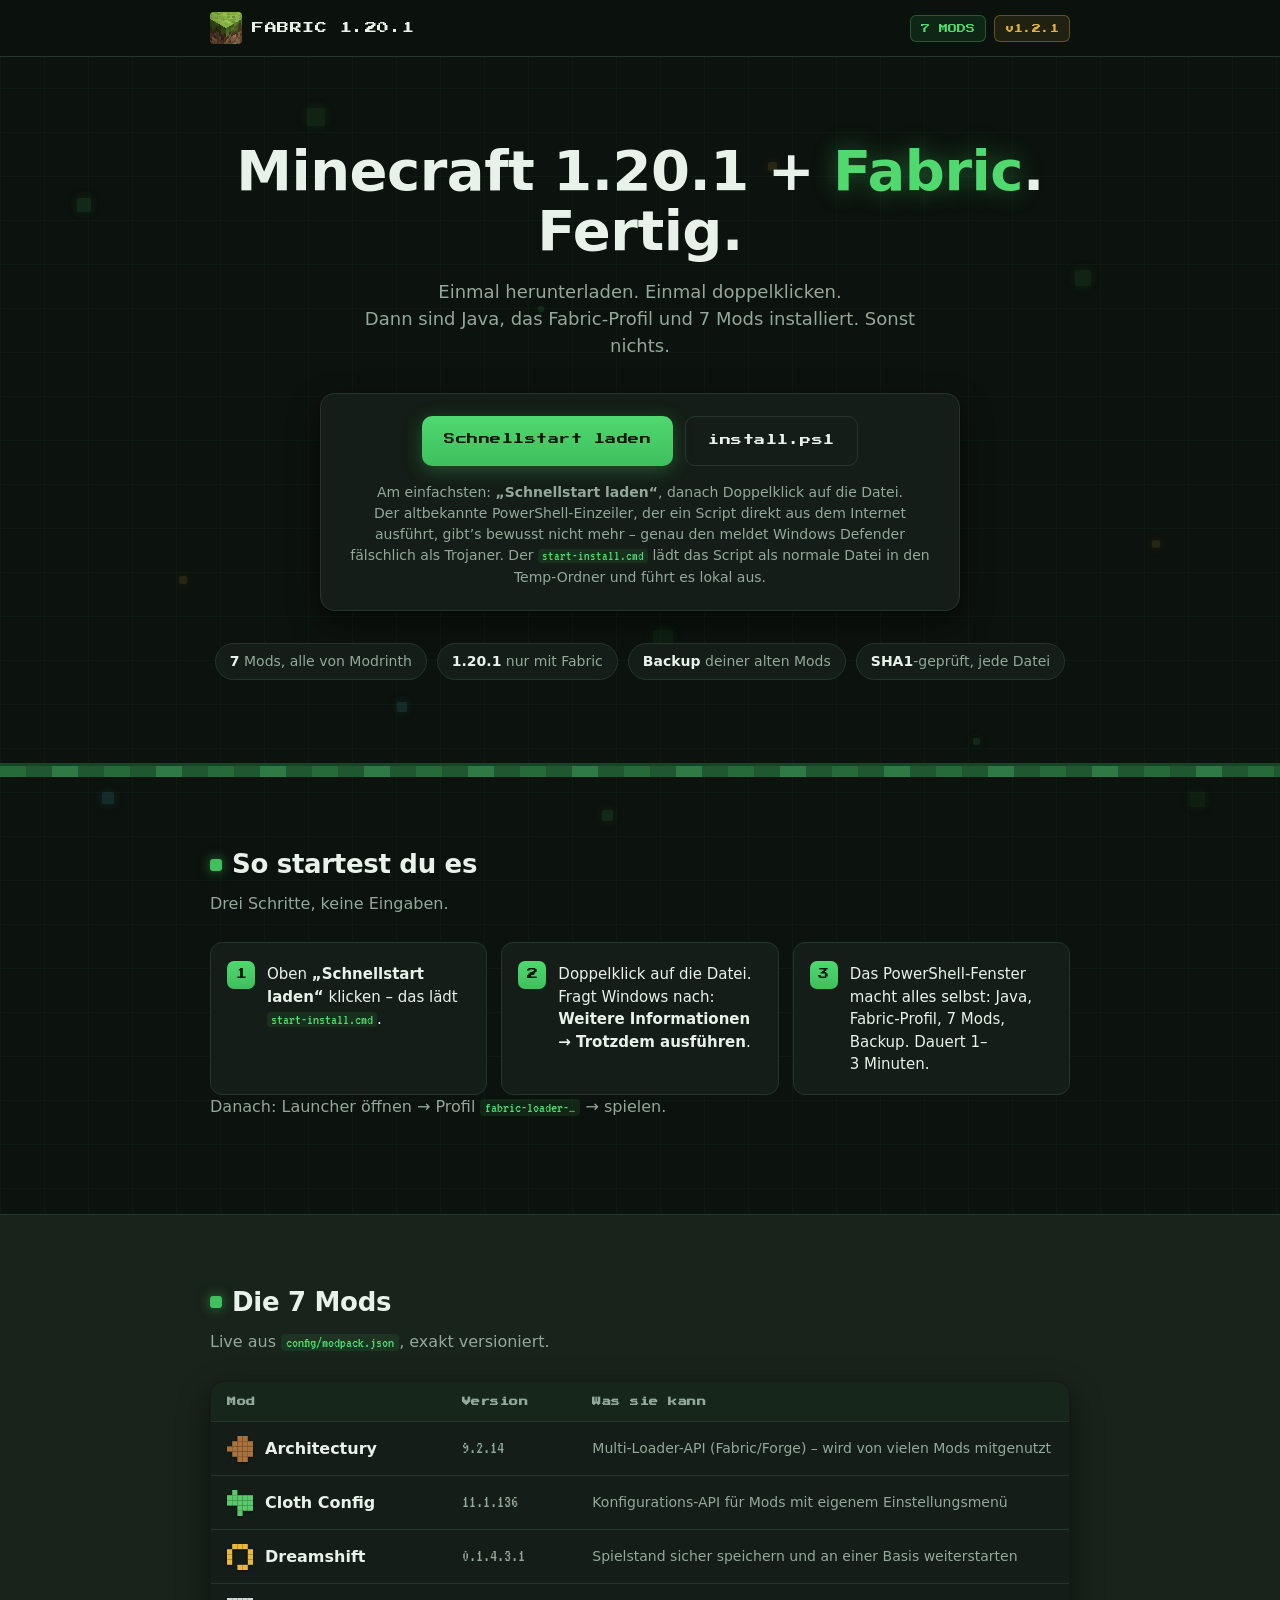
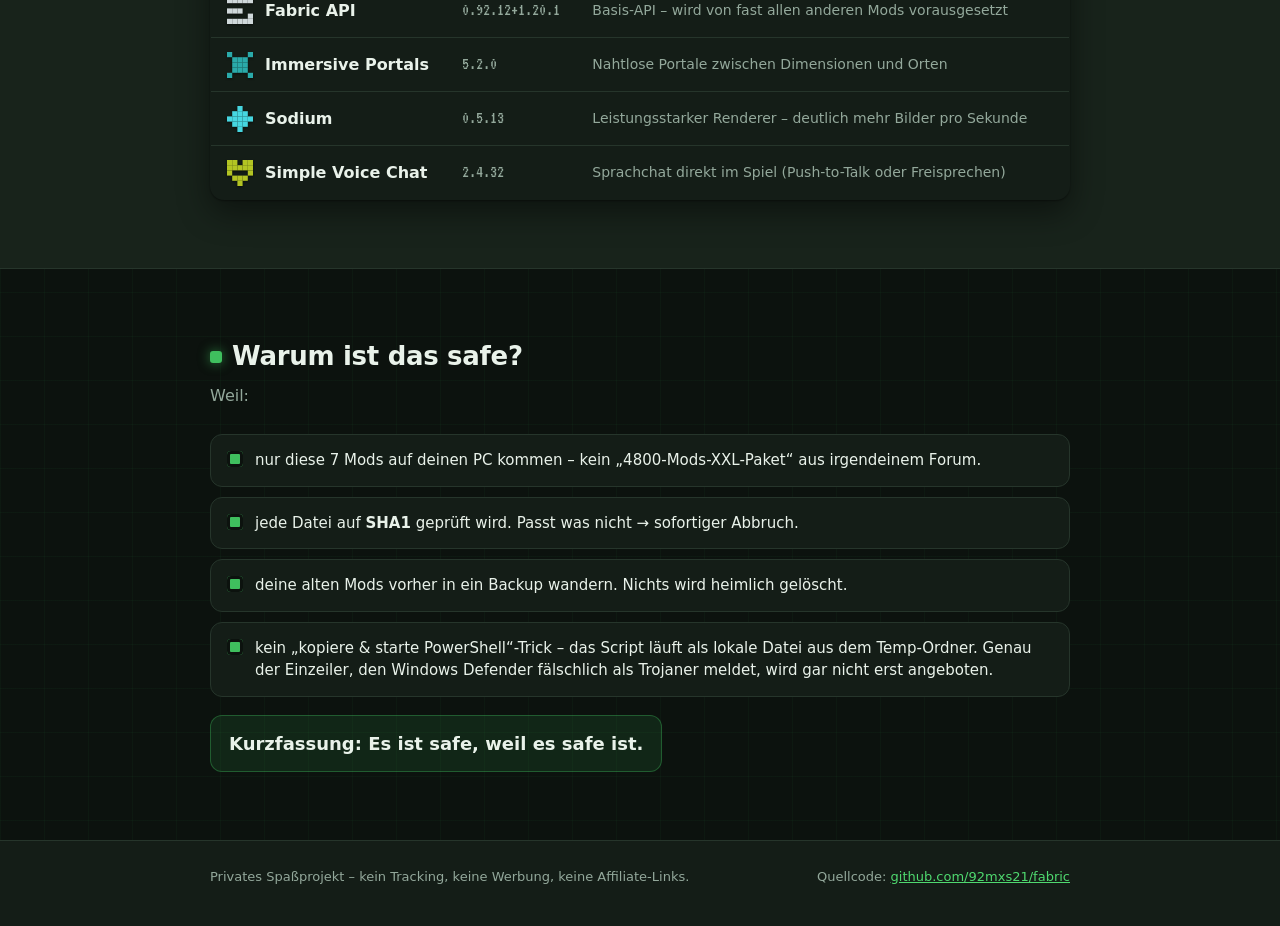
<file: index.html>
<!DOCTYPE html>
<html lang="de">
<head>
<meta charset="utf-8">
<meta name="viewport" content="width=device-width, initial-scale=1">
<title>Fabric 1.20.1 Modpack – Minecraft, aber besser</title>
<meta name="description" content="install.ps1 herunterladen, einmal doppelklicken: Minecraft 1.20.1 + Fabric + 7 ausgewählte Mods installieren. Gepinnt, geprüft, ohne Schnickschnack.">
<link rel="icon" href="assets/mc/pack.png">
<link rel="stylesheet" href="style.css">
</head>
<body>

<!-- Animierter Hintergrund (rein dekorativ) -->
<div class="px-field" aria-hidden="true">
  <span class="px" style="--s:14px;--c:#3fbf5e;left:6%;top:22%;--d:13s;--delay:-2s"></span>
  <span class="px" style="--s:8px;--c:#e0b23c;left:14%;top:64%;--d:11s;--delay:-5s"></span>
  <span class="px" style="--s:18px;--c:#2f9e49;left:24%;top:12%;--d:15s;--delay:-8s"></span>
  <span class="px" style="--s:10px;--c:#46d6e0;left:31%;top:78%;--d:12s;--delay:-1s"></span>
  <span class="px" style="--s:6px;--c:#3fbf5e;left:42%;top:34%;--d:10s;--delay:-4s"></span>
  <span class="px" style="--s:20px;--c:#217a33;left:51%;top:70%;--d:17s;--delay:-9s"></span>
  <span class="px" style="--s:9px;--c:#e0b23c;left:60%;top:18%;--d:14s;--delay:-6s"></span>
  <span class="px" style="--s:13px;--c:#46d6e0;left:68%;top:52%;--d:12s;--delay:-3s"></span>
  <span class="px" style="--s:7px;--c:#3fbf5e;left:76%;top:82%;--d:11s;--delay:-7s"></span>
  <span class="px" style="--s:16px;--c:#2f9e49;left:84%;top:30%;--d:16s;--delay:-10s"></span>
  <span class="px" style="--s:8px;--c:#e0b23c;left:90%;top:60%;--d:13s;--delay:-2s"></span>
  <span class="px" style="--s:11px;--c:#3fbf5e;left:47%;top:90%;--d:12s;--delay:-5s"></span>
  <span class="px" style="--s:12px;--c:#46d6e0;left:8%;top:88%;--d:14s;--delay:-11s"></span>
  <span class="px" style="--s:15px;--c:#217a33;left:93%;top:88%;--d:15s;--delay:-4s"></span>
</div>

<a class="skip" href="#mods">Direkt zu den Mods</a>

<header class="bar">
  <div class="wrap bar-in">
    <a class="brand" href="#top">
      <img src="assets/mc/pack.png" alt="" class="pix">
      <span class="brand-name">FABRIC 1.20.1</span>
    </a>
    <div class="chips">
      <span class="chip">7 MODS</span>
      <span class="chip chip-gold" id="chipScript">v…</span>
    </div>
  </div>
</header>

<main id="top">

  <!-- ================= Hero ================= -->
  <section class="hero">
    <div class="wrap">
      <h1>Minecraft 1.20.1 + <span class="accent">Fabric</span>.<br>Fertig.</h1>
      <p class="lead">Einmal herunterladen. Einmal doppelklicken.<br>Dann sind Java, das Fabric-Profil und 7 Mods installiert. Sonst nichts.</p>

      <div class="dl-card">
        <div class="dl-row">
          <a class="btn btn-primary" href="start-install.cmd" download="start-install.cmd">Schnellstart laden</a>
          <a class="btn btn-ghost" href="install.ps1" download="install.ps1">install.ps1</a>
        </div>
        <p class="dl-hint">Am einfachsten: <b>„Schnellstart laden“</b>, danach Doppelklick auf die Datei.<br>
        Der altbekannte PowerShell-Einzeiler, der ein Script direkt aus dem Internet ausführt, gibt&rsquo;s bewusst nicht mehr – genau den meldet Windows Defender fälschlich als Trojaner. Der <code>start-install.cmd</code> lädt das Script als normale Datei in den Temp-Ordner und führt es lokal aus.</p>
      </div>

      <ul class="facts">
        <li><b>7</b> Mods, alle von Modrinth</li>
        <li><b>1.20.1</b> nur mit Fabric</li>
        <li><b>Backup</b> deiner alten Mods</li>
        <li><b>SHA1</b>-geprüft, jede Datei</li>
      </ul>
    </div>
    <div class="grass" aria-hidden="true"></div>
  </section>

  <!-- ================= Tutorial: So startest du es ================= -->
  <section class="sec" id="so-gehts">
    <div class="wrap">
      <h2 class="sec-title">So startest du es</h2>
      <p class="sec-sub">Drei Schritte, keine Eingaben.</p>
      <ol class="steps">
        <li data-n="1">Oben <b>„Schnellstart laden“</b> klicken – das lädt <code>start-install.cmd</code>.</li>
        <li data-n="2">Doppelklick auf die Datei. Fragt Windows nach: <b>Weitere Informationen → Trotzdem ausführen</b>.</li>
        <li data-n="3">Das PowerShell-Fenster macht alles selbst: Java, Fabric-Profil, 7 Mods, Backup. Dauert 1–3&nbsp;Minuten.</li>
      </ol>
      <p class="sec-sub">Danach: Launcher öffnen → Profil <code>fabric-loader-…</code> → spielen.</p>
    </div>
  </section>

  <!-- ================= Mods ================= -->
  <section class="sec sec-alt" id="mods">
    <div class="wrap">
      <h2 class="sec-title">Die 7 Mods</h2>
      <p class="sec-sub">Live aus <code>config/modpack.json</code>, exakt versioniert.</p>
      <div class="table-wrap">
        <table class="modtable">
          <thead>
            <tr><th>Mod</th><th>Version</th><th>Was sie kann</th></tr>
          </thead>
          <tbody id="modrows">
            <tr class="msg-row"><td colspan="3">Lädt Mods …</td></tr>
          </tbody>
        </table>
      </div>
    </div>
  </section>

  <!-- ================= Warum safe ================= -->
  <section class="sec" id="safe">
    <div class="wrap">
      <h2 class="sec-title">Warum ist das safe?</h2>
      <p class="sec-sub">Weil:</p>
      <ul class="safe-list">
        <li>nur diese 7 Mods auf deinen PC kommen – kein „4800-Mods-XXL-Paket“ aus irgendeinem Forum.</li>
        <li>jede Datei auf <b>SHA1</b> geprüft wird. Passt was nicht → sofortiger Abbruch.</li>
        <li>deine alten Mods vorher in ein Backup wandern. Nichts wird heimlich gelöscht.</li>
        <li>kein „kopiere &amp; starte PowerShell“-Trick – das Script läuft als lokale Datei aus dem Temp-Ordner. Genau der Einzeiler, den Windows Defender fälschlich als Trojaner meldet, wird gar nicht erst angeboten.</li>
      </ul>
      <p class="safe-punch">Kurzfassung: Es ist safe, weil es safe ist.</p>
    </div>
  </section>

</main>

<footer class="foot">
  <div class="wrap">
    <span>Privates Spaßprojekt – kein Tracking, keine Werbung, keine Affiliate-Links.</span>
    <span>Quellcode: <a href="https://github.com/92mxs21/fabric" rel="noopener nofollow">github.com/92mxs21/fabric</a></span>
  </div>
</footer>

<script>
"use strict";
(function () {
  /* ---------- Daten aus config/modpack.json (same-origin, kein Drittanbieter) ---------- */
  var CONFIG_URL = "./config/modpack.json";

  function iconSVG(name) {
    var pat = {
      "enchanted_book":  ["..##.", ".####", "#####", ".####", "..##."],
      "experience_bottle":[".#...", "#####", "#####", "..###", "..#.."],
      "golden_apple":    [".###.", "#...#", "#...#", "#...#", "..##."],
      "iron_ingot":      ["#####", ".....", "###..", "....#", "#####"],
      "ender_pearl":     ["#...#", ".###.", ".###.", ".###.", "#...#"],
      "diamond":         ["..#..", ".###.", "#####", ".###.", "..#.."],
      "totem_of_undying":["##.##", "#####", "#...#", ".###.", "..#.."]
    }[name] || [".....", ".....", ".....", ".....", "....."];
    var col = {
      "enchanted_book":   ["#a9713b", "#7c4f24"],
      "experience_bottle":["#5ac86c", "#3a9c4a"],
      "golden_apple":     ["#e8b93d", "#b9851f"],
      "iron_ingot":       ["#cfd8da", "#8f9aa1"],
      "ender_pearl":      ["#2aaaaa", "#176666"],
      "diamond":          ["#46d6e0", "#1e9aa5"],
      "totem_of_undying": ["#b3c423", "#7f9212"]
    }[name] || ["#7f8f84", "#565f5a"];
    var cells = [];
    for (var y = 0; y < pat.length; y++) {
      for (var x = 0; x < pat[y].length; x++) {
        var c = pat[y][x];
        if (c === "#" || c === "+") {
          cells.push('<rect x="' + x + '" y="' + y + '" width="1" height="1" fill="' + (c === "#" ? col[0] : col[1]) + '"/>');
        }
      }
    }
    return '<svg viewBox="0 0 5 5" width="26" height="26" role="img" aria-label="' + name + '">' + cells.join("") + "</svg>";
  }

  function esc(s) {
    return String(s).replace(/[&<>"']/g, function (m) {
      return { "&": "&amp;", "<": "&lt;", ">": "&gt;", '"': "&quot;", "'": "&#39;" }[m];
    });
  }

  function fetchConfig() {
    return fetch(CONFIG_URL, { cache: "no-store" })
      .then(function (r) {
        if (!r.ok) { throw new Error("HTTP " + r.status); }
        return r.json();
      });
  }

  fetchConfig().then(function (cfg) {
    var chip = document.getElementById("chipScript");
    if (chip && cfg && cfg.versions && cfg.versions.script) {
      chip.textContent = "v" + cfg.versions.script;
    }
    var rows = document.getElementById("modrows");
    if (!rows || !cfg || !cfg.mods || !cfg.mods.length) { return; }
    rows.innerHTML = "";
    cfg.mods.forEach(function (m) {
      var tr = document.createElement("tr");
      var tdName = document.createElement("td");
      var nameWrap = document.createElement("div");
      nameWrap.className = "modname";
      nameWrap.innerHTML = iconSVG(m.icon || "diamond") + "<span>" + esc(m.name) + "</span>";
      tdName.appendChild(nameWrap);
      var tdVer = document.createElement("td");
      tdVer.className = "modver";
      tdVer.textContent = m.version || m.modrinthVersion || "?";
      var tdNote = document.createElement("td");
      tdNote.className = "modnote";
      tdNote.textContent = m.bemerkung || "";
      tr.appendChild(tdName);
      tr.appendChild(tdVer);
      tr.appendChild(tdNote);
      rows.appendChild(tr);
    });
  }).catch(function () {
    var rows = document.getElementById("modrows");
    if (rows) {
      rows.innerHTML = '<tr class="msg-row"><td colspan="3">Konfiguration gerade nicht erreichbar – bitte Seite neu laden.</td></tr>';
    }
  });
})();
</script>
</body>
</html>
</file>
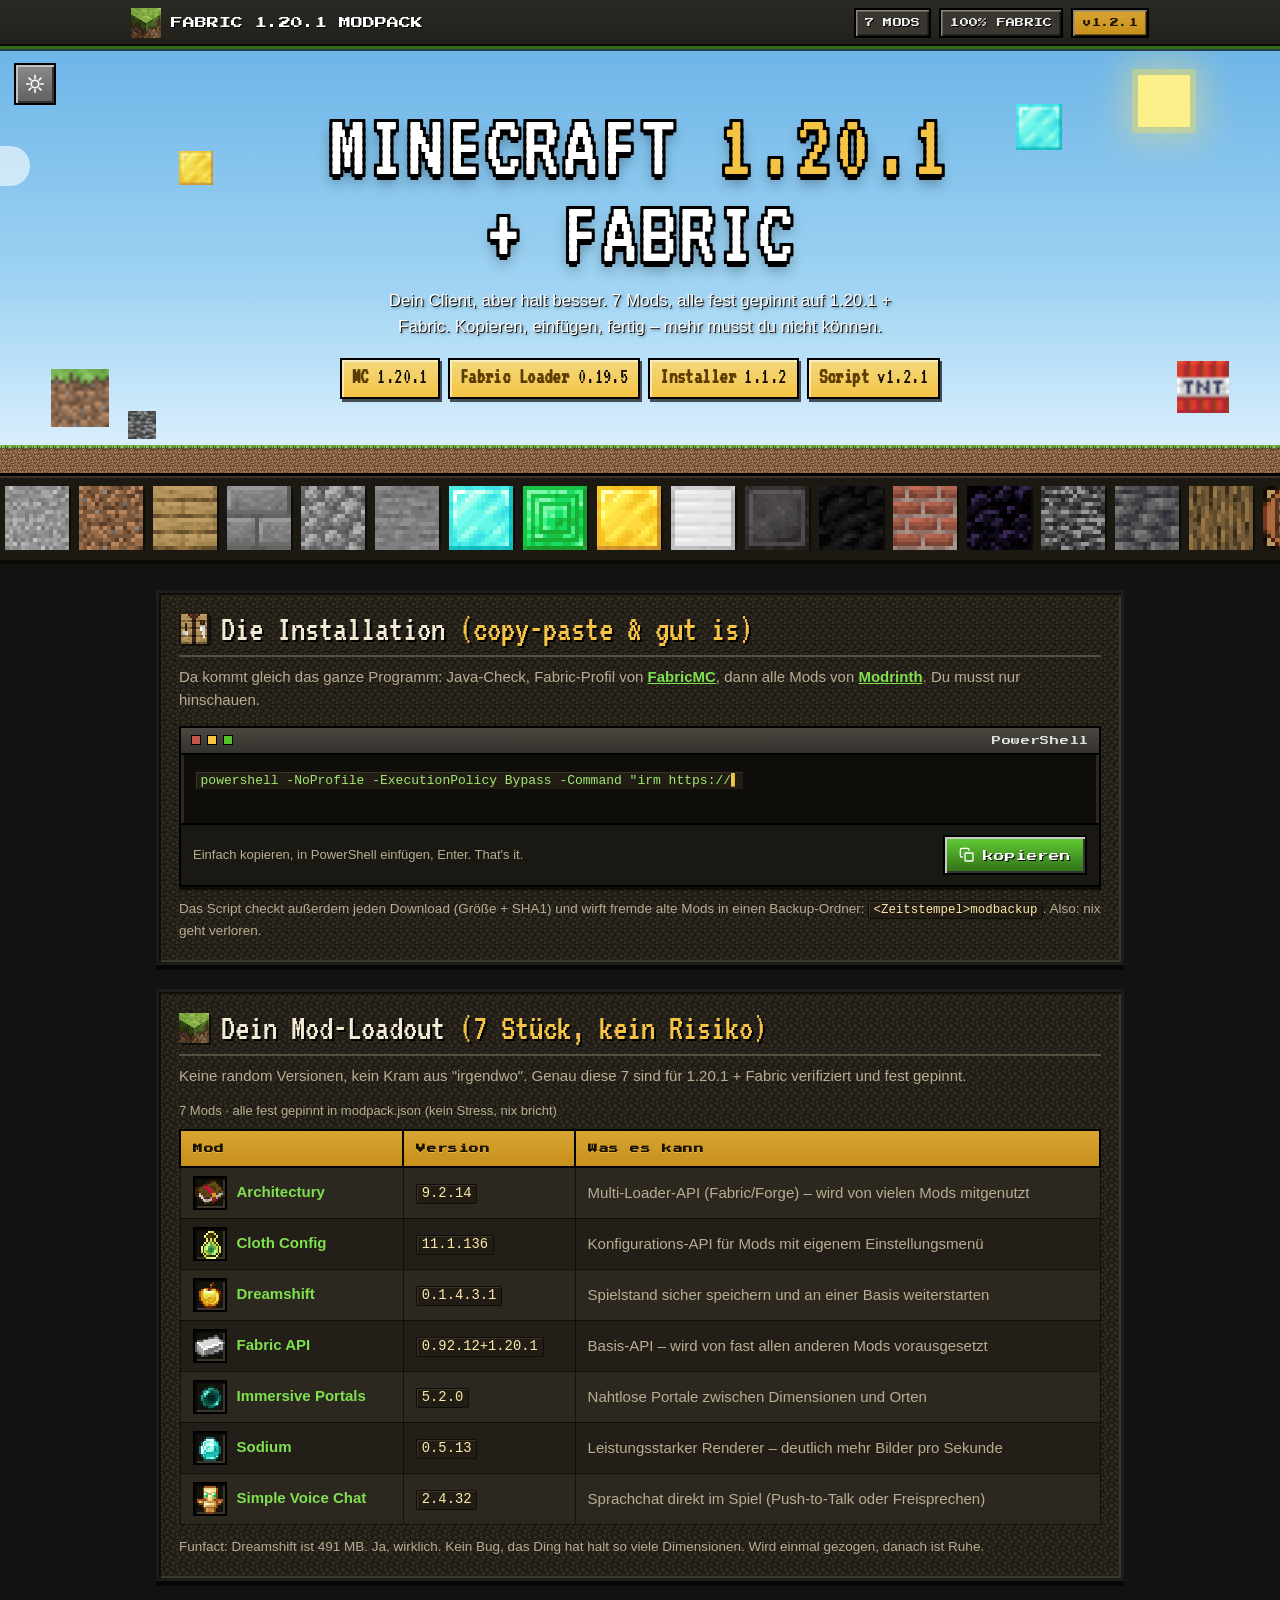
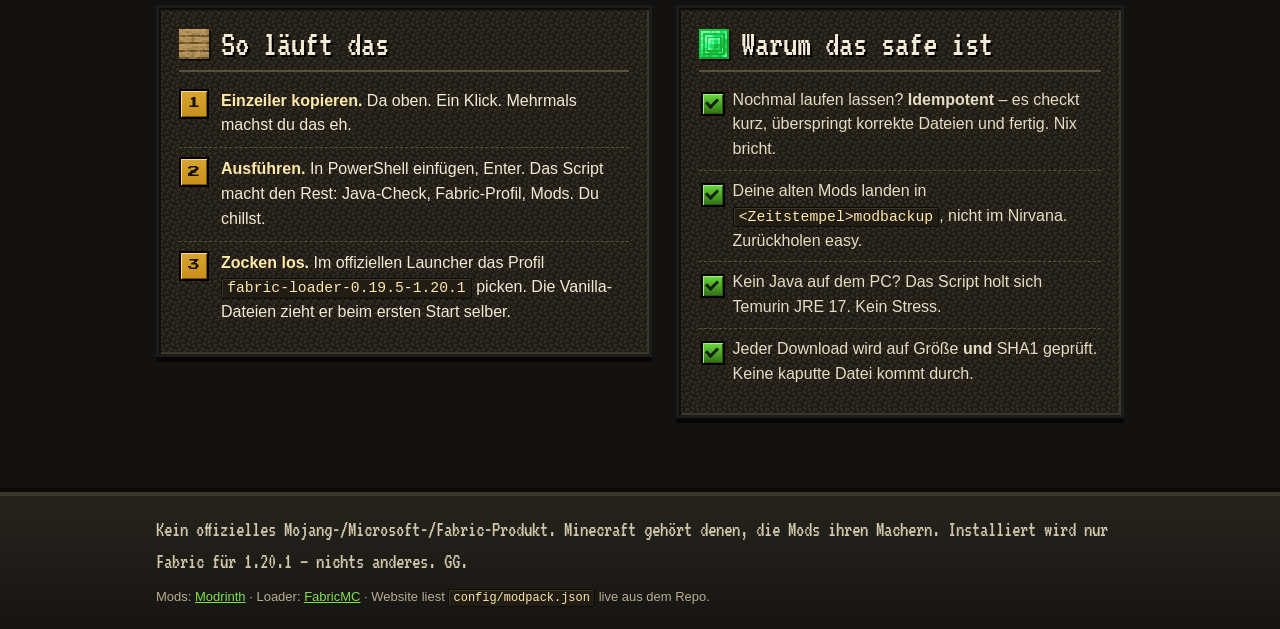
<file: docs/index.html>
<!DOCTYPE html>
<html lang="de">
<head>
<meta charset="utf-8">
<meta name="viewport" content="width=device-width, initial-scale=1">
<title>Fabric 1.20.1 Modpack – dein Client, aber besser</title>
<link rel="icon" href="assets/mc/pack.png">
<link rel="preconnect" href="https://fonts.googleapis.com">
<link rel="preconnect" href="https://fonts.gstatic.com" crossorigin>
<link href="https://fonts.googleapis.com/css2?family=Press+Start+2P&family=VT323&display=swap" rel="stylesheet">
<link rel="stylesheet" href="style.css">
</head>
<body>

<!-- ======== Kopfzeile ======== -->
<header class="bar">
  <div class="bar-in">
    <a class="brand" href="#top">
      <img src="assets/mc/pack.png" alt="" class="pix">
      <span>FABRIC 1.20.1 MODPACK</span>
    </a>
    <div class="bar-right">
      <span class="stat" title="Alles in einer Konfiguration">7 MODS</span>
      <span class="stat" title="Kein Forge, kein Quatsch">100% FABRIC</span>
      <span class="stat gold" id="chipScript">v1.1.0</span>
    </div>
  </div>
</header>

<!-- ======== Hero: Mini-Minecraft-Landschaft ======== -->
<section class="hero" id="top">
  <button id="daynight" class="sun-btn" type="button" aria-label="Tag/Nacht umschalten">
    <svg viewBox="0 0 24 24" id="icoSun"><circle cx="12" cy="12" r="4.5"/><path d="M12 2v3M12 19v3M2 12h3M19 12h3M4.9 4.9l2.1 2.1M17 17l2.1 2.1M19.1 4.9L17 7M7 17l-2.1 2.1"/></svg>
    <svg viewBox="0 0 24 24" id="icoMoon"><path d="M20 15.5A8.5 8.5 0 0 1 8.5 4a8.5 8.5 0 1 0 11.5 11.5z"/></svg>
  </button>
  <div class="stars" aria-hidden="true"></div>
  <div class="moon" aria-hidden="true"></div>
  <div class="sun" aria-hidden="true"></div>
  <div class="cloud c1" aria-hidden="true"></div>
  <div class="cloud c2" aria-hidden="true"></div>
  <div class="cloud c3" aria-hidden="true"></div>

  <img class="fb f1" src="assets/mc/grass_block_side.png" alt="">
  <img class="fb f2" src="assets/mc/diamond_block.png" alt="">
  <img class="fb f3" src="assets/mc/tnt_side.png" alt="">
  <img class="fb f4" src="assets/mc/gold_block.png" alt="">
  <img class="fb f5" src="assets/mc/bedrock.png" alt="">

  <div class="hero-in">
    <h1>MINECRAFT <span class="y">1.20.1</span><br>+ FABRIC</h1>
    <p class="tag">Dein Client, aber halt besser. 7 Mods, alle fest gepinnt auf
       1.20.1 + Fabric. Kopieren, einfügen, fertig – mehr musst du nicht können.</p>
    <div class="facts" id="facts"></div>
  </div>
  <div class="h-grass" aria-hidden="true"></div>
  <div class="h-dirt" aria-hidden="true"></div>
</section>

<!-- ======== Block-Marquee ======== -->
<div class="marquee-wrap" aria-hidden="true">
  <div class="marquee">
    <div class="mq-track">
      <img class="mq-ico" src="assets/mc/grass_block_top.png" alt=""><img class="mq-ico" src="assets/mc/dirt.png" alt=""><img class="mq-ico" src="assets/mc/oak_planks.png" alt=""><img class="mq-ico" src="assets/mc/stone_bricks.png" alt=""><img class="mq-ico" src="assets/mc/cobblestone.png" alt=""><img class="mq-ico" src="assets/mc/stone.png" alt=""><img class="mq-ico" src="assets/mc/diamond_block.png" alt=""><img class="mq-ico" src="assets/mc/emerald_block.png" alt=""><img class="mq-ico" src="assets/mc/gold_block.png" alt=""><img class="mq-ico" src="assets/mc/iron_block.png" alt=""><img class="mq-ico" src="assets/mc/netherite_block.png" alt=""><img class="mq-ico" src="assets/mc/coal_block.png" alt=""><img class="mq-ico" src="assets/mc/bricks.png" alt=""><img class="mq-ico" src="assets/mc/obsidian.png" alt=""><img class="mq-ico" src="assets/mc/bedrock.png" alt=""><img class="mq-ico" src="assets/mc/deepslate.png" alt=""><img class="mq-ico" src="assets/mc/oak_log.png" alt=""><img class="mq-ico" src="assets/mc/crafting_table_top.png" alt=""><img class="mq-ico" src="assets/mc/glowstone.png" alt=""><img class="mq-ico" src="assets/mc/amethyst_block.png" alt=""><img class="mq-ico" src="assets/mc/copper_block.png" alt=""><img class="mq-ico" src="assets/mc/tnt_side.png" alt=""><img class="mq-ico" src="assets/mc/blackstone.png" alt=""><img class="mq-ico" src="assets/mc/mossy_cobblestone.png" alt="">
      <img class="mq-ico" src="assets/mc/grass_block_top.png" alt=""><img class="mq-ico" src="assets/mc/dirt.png" alt=""><img class="mq-ico" src="assets/mc/oak_planks.png" alt=""><img class="mq-ico" src="assets/mc/stone_bricks.png" alt=""><img class="mq-ico" src="assets/mc/cobblestone.png" alt=""><img class="mq-ico" src="assets/mc/stone.png" alt=""><img class="mq-ico" src="assets/mc/diamond_block.png" alt=""><img class="mq-ico" src="assets/mc/emerald_block.png" alt=""><img class="mq-ico" src="assets/mc/gold_block.png" alt=""><img class="mq-ico" src="assets/mc/iron_block.png" alt=""><img class="mq-ico" src="assets/mc/netherite_block.png" alt=""><img class="mq-ico" src="assets/mc/coal_block.png" alt=""><img class="mq-ico" src="assets/mc/bricks.png" alt=""><img class="mq-ico" src="assets/mc/obsidian.png" alt=""><img class="mq-ico" src="assets/mc/bedrock.png" alt=""><img class="mq-ico" src="assets/mc/deepslate.png" alt=""><img class="mq-ico" src="assets/mc/oak_log.png" alt=""><img class="mq-ico" src="assets/mc/crafting_table_top.png" alt=""><img class="mq-ico" src="assets/mc/glowstone.png" alt=""><img class="mq-ico" src="assets/mc/amethyst_block.png" alt=""><img class="mq-ico" src="assets/mc/copper_block.png" alt=""><img class="mq-ico" src="assets/mc/tnt_side.png" alt=""><img class="mq-ico" src="assets/mc/blackstone.png" alt=""><img class="mq-ico" src="assets/mc/mossy_cobblestone.png" alt="">
    </div>
  </div>
</div>

<main class="wrap">

  <!-- ======== Installation ======== -->
  <section class="mc-panel install">
    <div class="mc-in">
      <div class="card-head">
        <img src="assets/mc/crafting_table_front.png" alt="" class="head-ico pix">
        <h2>Die Installation <span class="yel">(copy-paste &amp; gut is)</span></h2>
      </div>
      <p class="lead">Da kommt gleich das ganze Programm: Java-Check, Fabric-Profil von
         <a href="https://fabricmc.net" target="_blank" rel="noopener noreferrer">FabricMC</a>,
         dann alle Mods von <a href="https://modrinth.com" target="_blank" rel="noopener noreferrer">Modrinth</a>.
         Du musst nur hinschauen.</p>
      <div class="cmd">
        <div class="cmd-top">
          <span class="dotf"></span><span class="dotf"></span><span class="dotf"></span>
          <span class="cmd-title">PowerShell</span>
        </div>
        <div class="cmd-body">
          <code id="oneline"><span class="cur">▌</span></code>
        </div>
        <div class="cmd-foot">
          <span class="hint">Einfach kopieren, in PowerShell einfügen, Enter. That's it.</span>
          <button id="copyBtn" class="mc-btn green" type="button">
            <svg viewBox="0 0 24 24" class="ic" aria-hidden="true"><rect x="9" y="9" width="12" height="12" rx="1"/><path d="M5 15H4a2 2 0 0 1-2-2V4a2 2 0 0 1 2-2h9a2 2 0 0 1 2 2v1"/></svg>
            <span id="copyLabel">kopieren</span>
          </button>
        </div>
      </div>
      <p class="small">Das Script checkt außerdem jeden Download (Größe + SHA1) und wirft
         fremde alte Mods in einen Backup-Ordner: <code>&lt;Zeitstempel&gt;modbackup</code>.
         Also: nix geht verloren.</p>
    </div>
  </section>

  <!-- ======== Mods ======== -->
  <section class="mc-panel mods" id="mods">
    <div class="mc-in">
      <div class="card-head">
        <img src="assets/mc/pack.png" alt="" class="head-ico pix">
        <h2>Dein Mod-Loadout <span class="yel">(7 Stück, kein Risiko)</span></h2>
      </div>
      <p class="lead">Keine random Versionen, kein Kram aus "irgendwo". Genau diese 7 sind für
         1.20.1 + Fabric verifiziert und fest gepinnt.</p>
      <p class="loadstatus" id="modStatus">Lade aus modpack.json …</p>
      <div class="t-wrap">
        <table>
          <thead>
            <tr><th>Mod</th><th>Version</th><th>Was es kann</th></tr>
          </thead>
          <tbody id="modRows">
            <tr><td colspan="3" class="placeholder">…</td></tr>
          </tbody>
        </table>
      </div>
      <p class="small">Funfact: Dreamshift ist 491 MB. Ja, wirklich. Kein Bug, das Ding hat halt
         so viele Dimensionen. Wird einmal gezogen, danach ist Ruhe.</p>
    </div>
  </section>

  <!-- ======== 3 Schritte + Fakt ======== -->
  <div class="split">
    <section class="mc-panel">
      <div class="mc-in">
        <div class="card-head">
          <img src="assets/mc/oak_planks.png" alt="" class="head-ico pix">
          <h2>So läuft das</h2>
        </div>
        <ol class="steps">
          <li>
            <span class="num">1</span>
            <div><b>Einzeiler kopieren.</b> Da oben. Ein Klick. Mehrmals machst du das eh.</div>
          </li>
          <li>
            <span class="num">2</span>
            <div><b>Ausführen.</b> In PowerShell einfügen, Enter. Das Script macht den Rest:
               Java-Check, Fabric-Profil, Mods. Du chillst.</div>
          </li>
          <li>
            <span class="num">3</span>
            <div><b>Zocken los.</b> Im offiziellen Launcher das Profil
               <code>fabric-loader-0.19.5-1.20.1</code> picken. Die Vanilla-Dateien zieht er
               beim ersten Start selber.</div>
          </li>
        </ol>
      </div>
    </section>

    <section class="mc-panel">
      <div class="mc-in">
        <div class="card-head">
          <img src="assets/mc/emerald_block.png" alt="" class="head-ico pix">
          <h2>Warum das safe ist</h2>
        </div>
        <ul class="facts-list">
          <li>Nochmal laufen lassen? <b>Idempotent</b> – es checkt kurz, überspringt korrekte
              Dateien und fertig. Nix bricht.</li>
          <li>Deine alten Mods landen in <code>&lt;Zeitstempel&gt;modbackup</code>, nicht im
              Nirvana. Zurückholen easy.</li>
          <li>Kein Java auf dem PC? Das Script holt sich Temurin JRE 17. Kein Stress.</li>
          <li>Jeder Download wird auf Größe <b>und</b> SHA1 geprüft. Keine kaputte Datei kommt
              durch.</li>
        </ul>
      </div>
    </section>
  </div>

</main>

<footer class="foot">
  <div class="foot-in">
    <p class="big">Kein offizielles Mojang-/Microsoft-/Fabric-Produkt. Minecraft gehört denen,
       die Mods ihren Machern. Installiert wird nur Fabric für 1.20.1 – nichts anderes. GG.</p>
    <p class="small">Mods: <a href="https://modrinth.com" target="_blank" rel="noopener noreferrer">Modrinth</a> ·
       Loader: <a href="https://fabricmc.net" target="_blank" rel="noopener noreferrer">FabricMC</a> ·
       Website liest <code>config/modpack.json</code> live aus dem Repo.</p>
  </div>
</footer>

<script>
(function () {
  "use strict";

  var REPO    = "https://raw.githubusercontent.com/DeutscherCOder/fabric-1.20.1-modpack/main";
  var RAW     = REPO + "/config/modpack.json";
  var CMD     = "powershell -NoProfile -ExecutionPolicy Bypass -Command \"irm " + REPO + "/install.ps1 | iex\"";
  var PIX     = "assets/mc/";
  var ICONS   = ["diamond","emerald","gold_ingot","iron_ingot","netherite_ingot","experience_bottle","golden_apple","apple"];
  var COLORS  = ["#55c22b","#f6c445","#c2544a","#7cc4ef","#d66a3a","#8a5b29","#b39bff","#3f8b1f"];

  function el(id) { return document.getElementById(id); }

  /* ---------- Konfiguration laden (mit Fallbacks) ---------- */
  function fetchConfig() {
    var sources = [RAW, "../config/modpack.json", "./config/modpack.json"];
    var lastErr = null;
    function attempt() {
      if (!sources.length) return Promise.reject(lastErr || new Error("k.A."));
      var src = sources.shift();
      return fetch(src, { cache: "no-store" })
        .then(function (r) { if (!r.ok) throw new Error("HTTP " + r.status); return r.json(); })
        .catch(function (e) { lastErr = e; return attempt(); });
    }
    return attempt();
  }

  /* ---------- Infos rendern ---------- */
  function renderFacts(cfg) {
    var v = cfg.versions || {};
    var items = [
      ["MC", v.minecraft || "1.20.1"],
      ["Fabric Loader", v.loader || "0.19.5"],
      ["Installer", v.installer || "1.1.2"],
      ["Script", "v" + (v.script || cfg.scriptVersion || "1.1.0")]
    ];
    var wrap = el("facts");
    wrap.innerHTML = "";
    items.forEach(function (it) {
      var c = document.createElement("span");
      c.className = "fact-chip";
      c.innerHTML = "<b>" + it[0] + "</b> " + it[1];
      wrap.appendChild(c);
    });
    el("chipScript").textContent = "v" + (v.script || cfg.scriptVersion || "1.1.0");
  }

  function renderMods(cfg) {
    var tbody = el("modRows");
    var mods = cfg.mods || [];
    tbody.innerHTML = "";
    mods.forEach(function (m, i) {
      var tr = document.createElement("tr");
      var tdName = document.createElement("td");
      tdName.className = "mod";

      var slot = document.createElement("span");
      slot.className = "slot";
      var img = document.createElement("img");
      img.className = "row-ico pix";
      img.alt = "";
      img.src = PIX + (m.icon || ICONS[i % ICONS.length]) + ".png";
      slot.appendChild(img);
      tdName.appendChild(slot);

      var link = document.createElement("a");
      link.href = "https://modrinth.com/mod/" + encodeURIComponent(m.slug);
      link.target = "_blank";
      link.rel = "noopener noreferrer";
      link.textContent = m.name;
      tdName.appendChild(link);

      var tdVer = document.createElement("td");
      var ver = document.createElement("code");
      ver.textContent = m.version || m.modrinthVersion || "?";
      tdVer.appendChild(ver);

      var tdNote = document.createElement("td");
      tdNote.className = "note";
      tdNote.textContent = m.bemerkung || "–";

      tr.appendChild(tdName);
      tr.appendChild(tdVer);
      tr.appendChild(tdNote);
      tbody.appendChild(tr);
    });
    el("modStatus").textContent = mods.length + " Mods · alle fest gepinnt in modpack.json (kein Stress, nix bricht)";
  }

  fetchConfig().then(function (cfg) {
    renderFacts(cfg);
    renderMods(cfg);
  }).catch(function (e) {
    el("modStatus").innerHTML = "Modliste kaputt geladen. Schau in die <a href=\"" + REPO +
      "/blob/main/config/modpack.json\" target=\"_blank\" rel=\"noopener noreferrer\">modpack.json</a>.";
    el("modRows").innerHTML = '<tr><td colspan="3" class="placeholder">Laden fail</td></tr>';
  });

  /* ---------- Tipp-Animation für den Befehl ---------- */
  var codeEl = el("oneline");
  var timer = null;
  function typeIt() {
    var i = 0, shown = 0;
    var cursor = '<span class="cur">▌</span>';
    clearInterval(timer);
    timer = setInterval(function () {
      i++;
      shown = i;
      codeEl.innerHTML = CMD.slice(0, shown).replace(/&/g, "&amp;").replace(/</g, "&lt;").replace(/>/g, "&gt;") + cursor;
      if (i >= CMD.length) { clearInterval(timer); codeEl.innerHTML = codeEl.innerHTML.replace(cursor, '<span class="cur blink">▌</span>'); }
    }, 16);
  }
  window.addEventListener("load", function () { setTimeout(typeIt, 400); });

  /* ---------- Kopieren + Block-Confetti ---------- */
  var copyBtn  = el("copyBtn");
  var copyLbl  = el("copyLabel");
  copyBtn.addEventListener("click", function () {
    function done() {
      copyLbl.textContent = "gg, kopiert!";
      copyBtn.classList.add("good");
      confettiBurst();
      setTimeout(function () {
        copyLbl.textContent = "kopieren";
        copyBtn.classList.remove("good");
      }, 1800);
    }
    function legacy() {
      var ta = document.createElement("textarea");
      ta.value = CMD;
      ta.style.position = "fixed"; ta.style.opacity = "0";
      document.body.appendChild(ta);
      ta.select();
      try { document.execCommand("copy"); } catch (e) {}
      document.body.removeChild(ta);
    }
    if (navigator.clipboard && navigator.clipboard.writeText) {
      navigator.clipboard.writeText(CMD).then(done, function () { legacy(); done(); });
    } else { legacy(); done(); }
  });

  function confettiBurst() {
    var box = document.createElement("div");
    box.className = "fx";
    document.body.appendChild(box);
    for (var i = 0; i < 36; i++) {
      var s = document.createElement("span");
      var sz = 6 + Math.floor(Math.random() * 10);
      s.style.left = (2 + Math.random() * 96) + "vw";
      s.style.width = sz + "px";
      s.style.height = sz + "px";
      s.style.background = COLORS[Math.floor(Math.random() * COLORS.length)];
      s.style.animationDelay = (Math.random() * 0.35) + "s";
      s.style.animationDuration = (1.3 + Math.random() * 1.2) + "s";
      s.style.transform = "rotate(" + Math.floor(Math.random() * 360) + "deg)";
      box.appendChild(s);
    }
    setTimeout(function () { box.remove(); }, 3500);
  }

  /* ---------- Tag/Nacht ---------- */
  var dn = el("daynight");
  function applyNight(n) {
    document.body.classList.toggle("night", n);
    try { localStorage.setItem("mcp-night", n ? "1" : "0"); } catch (e) {}
  }
  dn.addEventListener("click", function () {
    applyNight(!document.body.classList.contains("night"));
  });
  var saved = null;
  try { saved = localStorage.getItem("mcp-night"); } catch (e) {}
  if (saved === "1") applyNight(true);
})();
</script>
</body>
</html>
</file>
<file: style.css>
/* ============================================================
   Fabric 1.20.1 Modpack – dark, ruhig, mit lebendigem Hintergrund
   Keine externen Fonts/Calls: alles lokal (Adblocker-sicher).
   ============================================================ */

@font-face {
  font-family: "VT323";
  src: url("assets/fonts/vt323-latin-400-normal.woff2") format("woff2");
  font-weight: 400;
  font-style: normal;
  font-display: swap;
}
@font-face {
  font-family: "Press Start 2P";
  src: url("assets/fonts/press-start-2p-latin-400-normal.woff2") format("woff2");
  font-weight: 400;
  font-style: normal;
  font-display: swap;
}

:root {
  --bg: #0c120e;
  --panel: #141d17;
  --panel-2: #18231b;
  --ink: #e9f2ea;
  --muted: #93a89b;
  --line: #26352b;
  --green: #3fbf5e;
  --green-dark: #2f9e49;
  --green-strong: #4fd96f;
  --gold: #e0b23c;
  --shadow: 0 1px 2px rgba(0, 0, 0, 0.4), 0 12px 32px rgba(0, 0, 0, 0.45);
  --pix: "Press Start 2P", monospace;
  --mono: "VT323", "Consolas", monospace;
}

* { box-sizing: border-box; }

html { scroll-behavior: smooth; }

body {
  margin: 0;
  background:
    radial-gradient(1200px 600px at 75% -10%, rgba(63, 191, 94, 0.14), transparent 60%),
    radial-gradient(900px 500px at 5% 25%, rgba(63, 191, 94, 0.07), transparent 55%),
    var(--bg);
  color: var(--ink);
  font-family: "Segoe UI", system-ui, -apple-system, Roboto, "Helvetica Neue", sans-serif;
  font-size: 16px;
  line-height: 1.5;
  -webkit-font-smoothing: antialiased;
  overflow-x: hidden;
  /* dezentes Pixel-Gitter */
  background-image:
    linear-gradient(rgba(63, 191, 94, 0.045) 1px, transparent 1px),
    linear-gradient(90deg, rgba(63, 191, 94, 0.045) 1px, transparent 1px);
  background-size: 44px 44px;
}

/* ---------- Animierter Hintergrund: schwebende Blöcke ---------- */
.px-field {
  position: fixed;
  inset: 0;
  overflow: hidden;
  pointer-events: none;
  z-index: 0;
}
.px {
  position: absolute;
  width: var(--s);
  height: var(--s);
  background: var(--c);
  border-radius: 2px;
  opacity: 0.13;
  box-shadow: 0 0 12px var(--c);
  animation: pxFloat var(--d) ease-in-out infinite;
  animation-delay: var(--delay);
}
@keyframes pxFloat {
  0%, 100% { transform: translateY(0) translateX(0) rotate(0deg); }
  25%      { transform: translateY(-26px) translateX(5px) rotate(9deg); }
  50%      { transform: translateY(-14px) translateX(-7px) rotate(0deg); }
  75%      { transform: translateY(-36px) translateX(4px) rotate(-8deg); }
}
.wrap { position: relative; z-index: 1; max-width: 900px; margin: 0 auto; padding: 0 20px; }

a { color: var(--green-strong); }

.skip {
  position: absolute;
  left: -9999px;
  top: 0;
  background: var(--ink);
  color: #0c120e;
  padding: 8px 14px;
  z-index: 50;
}
.skip:focus { left: 0; }

/* ---------- Kopfzeile ---------- */
.bar {
  position: sticky;
  top: 0;
  z-index: 40;
  background: rgba(12, 18, 14, 0.82);
  -webkit-backdrop-filter: blur(10px);
  backdrop-filter: blur(10px);
  border-bottom: 1px solid var(--line);
}
.bar-in {
  display: flex;
  align-items: center;
  justify-content: space-between;
  gap: 12px;
  padding-top: 12px;
  padding-bottom: 12px;
}
.brand {
  display: flex;
  align-items: center;
  gap: 10px;
  text-decoration: none;
  color: var(--ink);
}
.brand .pix { width: 32px; height: 32px; image-rendering: pixelated; border-radius: 4px; }
.brand-name {
  font-family: var(--pix);
  font-size: 12px;
  letter-spacing: 0.5px;
}
.chips { display: flex; gap: 8px; }
.chip {
  font-family: var(--pix);
  font-size: 9px;
  line-height: 1;
  padding: 8px 10px;
  border-radius: 6px;
  background: rgba(63, 191, 94, 0.12);
  color: var(--green-strong);
  border: 1px solid rgba(63, 191, 94, 0.35);
  white-space: nowrap;
}
.chip-gold {
  background: rgba(224, 178, 60, 0.1);
  color: var(--gold);
  border-color: rgba(224, 178, 60, 0.35);
}

/* ---------- Hero ---------- */
.hero {
  position: relative;
  padding: 84px 0 96px;
  text-align: center;
  border-bottom: 1px solid var(--line);
}
.hero h1 {
  margin: 0 0 16px;
  font-size: clamp(34px, 6vw, 56px);
  line-height: 1.08;
  letter-spacing: -0.5px;
}
.hero h1 .accent {
  color: var(--green-strong);
  text-shadow: 0 0 24px rgba(63, 191, 94, 0.45);
}
.lead {
  margin: 0 auto 34px;
  max-width: 600px;
  color: var(--muted);
  font-size: 18px;
}

/* Download-Karte */
.dl-card {
  max-width: 640px;
  margin: 0 auto 32px;
  background: var(--panel);
  border: 1px solid var(--line);
  border-radius: 14px;
  box-shadow: var(--shadow);
  padding: 22px;
  text-align: center;
}
.dl-row {
  display: flex;
  justify-content: center;
  flex-wrap: wrap;
  gap: 12px;
}
.btn {
  display: inline-block;
  font-family: var(--pix);
  font-size: 11px;
  letter-spacing: 0.5px;
  text-decoration: none;
  border-radius: 10px;
  padding: 16px 22px;
  transition: transform 0.1s ease, box-shadow 0.2s ease, background 0.2s ease;
}
.btn:active { transform: translateY(1px); }
.btn-primary {
  color: #08170b;
  background: linear-gradient(180deg, var(--green-strong), var(--green));
  box-shadow: 0 4px 18px rgba(63, 191, 94, 0.35);
}
.btn-primary:hover { box-shadow: 0 6px 26px rgba(63, 191, 94, 0.5); }
.btn-ghost {
  color: var(--ink);
  background: transparent;
  border: 1px solid var(--line);
}
.btn-ghost:hover { border-color: var(--green); color: var(--green-strong); }
.dl-hint {
  margin: 16px 0 0;
  font-size: 14px;
  color: var(--muted);
}
.dl-hint code {
  font-family: var(--mono);
  background: rgba(63, 191, 94, 0.12);
  border-radius: 4px;
  padding: 0 4px;
  color: var(--green-strong);
}

/* Fakten */
.facts {
  list-style: none;
  display: flex;
  flex-wrap: wrap;
  justify-content: center;
  gap: 10px;
  margin: 0;
  padding: 0;
}
.facts li {
  font-size: 14px;
  color: var(--muted);
  background: var(--panel);
  border: 1px solid var(--line);
  border-radius: 999px;
  padding: 7px 14px;
}
.facts b { color: var(--ink); }

/* Gras-Streifen */
.grass {
  position: absolute;
  left: 0;
  right: 0;
  bottom: -1px;
  height: 14px;
  pointer-events: none;
  background:
    repeating-linear-gradient(90deg,
      #276a3a 0 26px, #1f5730 26px 52px, #2f7a44 52px 78px, #1f5730 78px 104px);
  border-top: 3px solid #174326;
}

/* ---------- Sektionen ---------- */
.sec { padding: 68px 0; }
.sec-alt {
  background: var(--panel-2);
  border-top: 1px solid var(--line);
  border-bottom: 1px solid var(--line);
}

.sec-title {
  display: flex;
  align-items: center;
  gap: 10px;
  margin: 0 0 8px;
  font-size: 26px;
  letter-spacing: -0.3px;
}
.sec-title::before {
  content: "";
  width: 12px;
  height: 12px;
  background: var(--green);
  border-radius: 3px;
  flex: none;
  box-shadow: 0 0 12px rgba(63, 191, 94, 0.6);
}
.sec-sub { margin: 0 0 26px; color: var(--muted); }
.sec-sub code {
  font-family: var(--mono);
  background: rgba(63, 191, 94, 0.12);
  border-radius: 4px;
  padding: 1px 5px;
  color: var(--green-strong);
  font-size: 0.95em;
}

/* ---------- Schritte / Tutorial ---------- */
.steps {
  list-style: none;
  display: grid;
  grid-template-columns: repeat(3, 1fr);
  gap: 14px;
  margin: 0;
  padding: 0;
}
.steps li {
  position: relative;
  background: var(--panel);
  border: 1px solid var(--line);
  border-radius: 12px;
  padding: 20px 18px 18px 56px;
  font-size: 15px;
}
.steps li::before {
  content: attr(data-n);
  position: absolute;
  left: 16px;
  top: 18px;
  width: 28px;
  height: 28px;
  display: grid;
  place-items: center;
  font-family: var(--pix);
  font-size: 11px;
  color: #08170b;
  background: linear-gradient(180deg, var(--green-strong), var(--green));
  border-radius: 7px;
}
.steps code {
  font-family: var(--mono);
  background: rgba(63, 191, 94, 0.12);
  border-radius: 4px;
  padding: 0 4px;
  color: var(--green-strong);
}

/* ---------- Mod-Tabelle ---------- */
.modtable {
  width: 100%;
  border-collapse: collapse;
  background: var(--panel);
  border: 1px solid var(--line);
  border-radius: 14px;
  overflow: hidden;
  box-shadow: var(--shadow);
}
.modtable th,
.modtable td {
  text-align: left;
  padding: 13px 16px;
  border-bottom: 1px solid var(--line);
  vertical-align: middle;
}
.modtable th {
  font-family: var(--pix);
  font-size: 9px;
  letter-spacing: 0.5px;
  color: var(--muted);
  background: rgba(63, 191, 94, 0.05);
}
.modtable tr:last-child td { border-bottom: none; }
.modtable tbody tr { transition: background 0.12s ease; }
.modtable tbody tr:hover { background: rgba(224, 178, 60, 0.07); }
.modname {
  display: flex;
  align-items: center;
  gap: 12px;
  font-weight: 600;
}
.modname svg { flex: none; filter: drop-shadow(0 1px 1px rgba(0, 0, 0, 0.5)); }
.modver {
  font-family: var(--mono);
  font-size: 18px;
  color: var(--muted);
  white-space: nowrap;
}
.modnote { color: var(--muted); font-size: 14px; }
.msg-row td { color: var(--muted); }

/* ---------- Warum safe ---------- */
.safe-list {
  list-style: none;
  margin: 0 0 18px;
  padding: 0;
  display: grid;
  gap: 10px;
}
.safe-list li {
  background: var(--panel);
  border: 1px solid var(--line);
  border-radius: 12px;
  padding: 14px 16px 14px 44px;
  position: relative;
  font-size: 15px;
}
.safe-list li::before {
  content: "";
  position: absolute;
  left: 16px;
  top: 16px;
  width: 16px;
  height: 16px;
  background: var(--green);
  border-radius: 4px;
  box-shadow: inset 0 0 0 3px var(--bg);
}
.safe-punch {
  font-size: 18px;
  font-weight: 700;
  margin: 0;
  padding: 14px 18px;
  background: rgba(63, 191, 94, 0.12);
  border: 1px solid rgba(63, 191, 94, 0.35);
  border-radius: 12px;
  display: inline-block;
}

/* ---------- Fußzeile ---------- */
.foot {
  border-top: 1px solid var(--line);
  padding: 26px 0 40px;
  color: var(--muted);
  font-size: 13px;
  background: var(--panel);
}
.foot .wrap {
  display: flex;
  flex-wrap: wrap;
  gap: 8px 24px;
  justify-content: space-between;
}

/* ---------- Bewegung ausmachen (Barrierefreiheit) ---------- */
@media (prefers-reduced-motion: reduce) {
  .px { animation: none; }
  html { scroll-behavior: auto; }
}

/* ---------- Klein ---------- */
@media (max-width: 640px) {
  .steps { grid-template-columns: 1fr; }
  .dl-row { flex-direction: column; }
  .btn { width: 100%; }
  .modver { font-size: 15px; }
  .brand-name { font-size: 10px; }
  .hero { padding: 56px 0 80px; }
}
</file>
<file: docs/style.css>
/* =====================================================================
   Fabric 1.20.1 Modpack – Website
   Echte Mojang-Texturen (aus dem offiziellen 1.20.1-Client), Minecraft-
   UI-Look, keine generischen AI-Design. Zielgruppe: 8. Klasse. GG.
   ===================================================================== */

:root {
  --grass:    #55c22b;
  --grass-d:  #2f6e16;
  --grass-l:  #7ee14d;
  --sky:      #6db5e8;
  --sky-hi:   #e3f3ff;
  --sky-night:#0b1026;
  --dirt:     #8a5b29;
  --dirt-d:   #5b3818;
  --stone:    #9a9a9a;
  --stone-d:  #5d5d5d;
  --gold:     #f6c445;
  --gold-d:   #c78f1b;
  --red:      #c2544a;
  --panel:    #3a3731;
  --panel-hi: #8a8678;
  --panel-d:  #171512;
  --ink:      #f2ead4;
  --muted:    #b8ad90;
  --edge:     #000b;
  --font-head: "VT323", "Courier New", monospace;
  --font-tiny: "Press Start 2P", "Courier New", monospace;
  --font-body: "Segoe UI", Roboto, "Helvetica Neue", Arial, sans-serif;
}

* { box-sizing: border-box; }

html { scroll-behavior: smooth; }

body {
  margin: 0;
  background: #141210;
  color: var(--ink);
  font-family: var(--font-body);
  font-size: 16px;
  line-height: 1.55;
}

img { -webkit-user-drag: none; user-select: none; }

.pix { image-rendering: pixelated; image-rendering: crisp-edges; }

a { color: var(--grass-l); }
a:hover { color: #c6ff9e; }

code {
  font-family: "Consolas", "Cascadia Mono", "Courier New", monospace;
  background: #211d14;
  border: 1px solid #0008;
  box-shadow: inset 1px 1px 0 #3a3527;
  border-radius: 2px;
  padding: 0.08em 0.35em;
  font-size: 0.92em;
  color: #ffe9a8;
  white-space: nowrap;
}

:focus-visible { outline: 2px dashed var(--gold); outline-offset: 2px; }

/* =====================================================================
   Kopfzeile
   ===================================================================== */

.bar {
  position: sticky;
  top: 0;
  z-index: 50;
  background: linear-gradient(#2c2a24, #211f1a);
  border-bottom: 3px solid var(--grass-d);
  box-shadow: inset 0 -2px 0 #000a, 0 2px 0 #000a;
}

.bar-in {
  max-width: 1050px;
  margin: 0 auto;
  display: flex;
  align-items: center;
  justify-content: space-between;
  gap: 12px;
  padding: 8px 16px;
  flex-wrap: wrap;
}

.brand {
  display: flex;
  align-items: center;
  gap: 10px;
  text-decoration: none;
  font-family: var(--font-tiny);
  font-size: 12px;
  color: #fff;
  text-shadow: 1px 1px 0 #000;
}

.brand img { width: 30px; height: 30px; }

.bar-right { display: flex; gap: 8px; flex-wrap: wrap; }

.stat {
  font-family: var(--font-tiny);
  font-size: 9px;
  color: #eee;
  background: var(--panel);
  border: 2px solid #000;
  box-shadow: inset 1.5px 1.5px 0 var(--panel-hi), inset -1.5px -1.5px 0 var(--panel-d);
  padding: 6px 9px;
  text-shadow: 1px 1px 0 #000;
  letter-spacing: 0.03em;
}
.stat.gold {
  background: linear-gradient(#d9a532, var(--gold-d));
  color: #231500;
  text-shadow: none;
}

/* =====================================================================
   Hero – Mini-Minecraft-Landschaft
   ===================================================================== */

.hero {
  position: relative;
  overflow: hidden;
  background: linear-gradient(var(--sky) 0%, #9ed3f2 55%, var(--sky-hi) 100%);
  transition: background 0.5s ease;
}

/* ---- Sonne / Mond / Sterne ---- */
.sun {
  position: absolute;
  top: 26px;
  right: 7%;
  width: 52px;
  height: 52px;
  background: #fdf08a;
  box-shadow: 0 0 0 6px #f6e14a55, 0 0 34px 14px #ffe27a66;
  z-index: 1;
}
.moon {
  position: absolute;
  top: 26px;
  right: 7%;
  width: 46px;
  height: 46px;
  background: #e9e9df;
  box-shadow:
    inset -10px -8px 0 0 #b9b9ab,
    inset 12px 10px 0 0 #ffffff88,
    0 0 22px 8px #cfe0ff66;
  opacity: 0;
  transition: opacity 0.5s ease;
  z-index: 1;
}
.stars {
  position: absolute;
  inset: 0;
  z-index: 0;
  background-image:
    radial-gradient(#fff 1px, transparent 1.6px),
    radial-gradient(#ffd 1px, transparent 1.6px);
  background-size: 74px 74px, 117px 117px;
  background-position: 0 0, 34px 52px;
  opacity: 0;
  transition: opacity 0.5s ease;
  pointer-events: none;
}

/* ---- Wolken ---- */
.cloud {
  position: absolute;
  z-index: 1;
  background: #ffffffcc;
  width: 150px;
  height: 40px;
  border-radius: 40px;
  box-shadow:
    34px 12px 0 #ffffffbb,
    -30px 14px 0 #ffffffaa,
    70px 4px 0 #ffffffcc;
  opacity: 0.75;
  animation: drift linear infinite;
}
.c1 { top: 22%; left: -190px;  animation-duration: 90s; }
.c2 { top: 9%;  left: -240px;  animation-duration: 130s; animation-delay: -40s; transform: scale(0.7); }
.c3 { top: 34%; left: -160px;  animation-duration: 160s; transform: scale(0.55); opacity: 0.5; }
@keyframes drift { to { transform: translateX(130vw); } }

/* ---- schwebende Blöcke ---- */
.fb {
  position: absolute;
  z-index: 1;
  opacity: 0.92;
  animation: bob ease-in-out infinite;
}
.f1 { width: 58px; height: 58px; left: 4%;   bottom: 46px; animation-duration: 5s; }
.f2 { width: 46px; height: 46px; top: 13%;   right: 17%;  animation-duration: 6s;  animation-delay: -1.2s; }
.f3 { width: 52px; height: 52px; right: 4%;  bottom: 60px; animation-duration: 5.5s; animation-delay: -2.1s; }
.f4 { width: 34px; height: 34px; top: 24%;   left: 14%;   animation-duration: 7s;  animation-delay: -3s; }
.f5 { width: 28px; height: 28px; left: 10%;  bottom: 34px; animation-duration: 6.4s; animation-delay: -0.5s; }
@keyframes bob {
  0%, 100% { transform: translateY(0) rotate(0deg); }
  50%      { transform: translateY(-16px) rotate(4deg); }
}

/* ---- Inhalt ---- */
.hero-in {
  position: relative;
  z-index: 3;
  max-width: 900px;
  margin: 0 auto;
  padding: 54px 18px 74px;
  text-align: center;
}

.hero h1 {
  font-family: var(--font-head);
  font-weight: 400;
  font-size: clamp(44px, 9.5vw, 92px);
  line-height: 0.95;
  margin: 0 0 10px;
  color: #fff;
  text-shadow:
    3px 3px 0 #000, -3px 3px 0 #000, 3px -3px 0 #000, -3px -3px 0 #000,
    0 6px 0 #000,  0 8px 14px rgba(0,0,0,0.45);
  letter-spacing: 0.02em;
}
.hero h1 .y { color: var(--gold); }

.tag {
  max-width: 56ch;
  margin: 0 auto 18px;
  font-size: 17px;
  color: #fff;
  text-shadow: 1px 1px 0 #141414, 2px 2px 3px rgba(0,0,0,0.4);
}

.facts { display: flex; flex-wrap: wrap; gap: 8px; justify-content: center; }

.fact-chip {
  font-family: var(--font-head);
  font-size: 21px;
  color: #0d0a03;
  background: linear-gradient(180deg, #f2d97f, var(--gold));
  border: 2px solid #000;
  box-shadow: inset 2px 2px 0 #fff8, 2px 3px 0 #000a;
  padding: 1px 10px 3px;
  letter-spacing: 0.02em;
}
.fact-chip b { color: #5c3b00; }

/* ---- Gras am unteren Rand ---- */
.h-grass {
  position: absolute;
  left: 0; right: 0; bottom: 12px;
  height: 16px;
  z-index: 2;
  background: url("assets/mc/grass_block_side.png") repeat-x left bottom;
  image-rendering: pixelated;
}
.h-dirt {
  position: absolute;
  left: 0; right: 0; bottom: 0;
  height: 12px;
  z-index: 2;
  background: url("assets/mc/dirt.png") repeat-x;
  image-rendering: pixelated;
  box-shadow: 0 2px 4px #0008;
}

/* ---- Tag/Nacht Button ---- */
.sun-btn {
  position: absolute;
  top: 14px;
  left: 14px;
  z-index: 6;
  width: 42px;
  height: 42px;
  padding: 9px;
  cursor: pointer;
  background: linear-gradient(#8b8b8b, #5f5f5f);
  border: 2px solid #000;
  box-shadow: inset 2px 2px 0 #c2c2c2, inset -2px -2px 0 #333;
}
.sun-btn svg {
  width: 100%;
  height: 100%;
  fill: none;
  stroke: #fff;
  stroke-width: 2;
  stroke-linecap: round;
  stroke-linejoin: round;
}
#icoMoon { display: none; }
body.night #icoSun   { display: none; }
body.night #icoMoon  { display: block; }

/* ---- Nacht ---- */
body.night .hero {
  background: linear-gradient(var(--sky-night) 0%, #16203f 60%, #26335c 100%);
}
body.night .sun    { opacity: 0; }
body.night .moon   { opacity: 1; }
body.night .stars  { opacity: 0.9; animation: twinkle 3.5s ease-in-out infinite alternate; }
body.night .cloud  { opacity: 0.1; }
@keyframes twinkle { from { opacity: 0.5; } to { opacity: 1; } }
body.night .hero h1,
body.night .tag { color: #dbe6ff; }

/* =====================================================================
   Block-Marquee
   ===================================================================== */

.marquee-wrap {
  background: #1c1913;
  border-top: 3px solid #000;
  border-bottom: 4px solid #0c0a07;
  box-shadow: inset 0 2px 0 #3a352a;
  overflow: hidden;
  padding: 10px 0;
}
.marquee { overflow: hidden; }
.mq-track {
  display: flex;
  width: max-content;
  animation: mq 60s linear infinite;
}
.mq-ico {
  width: 64px;
  height: 64px;
  margin: 0 5px;
  image-rendering: pixelated;
  filter: drop-shadow(2px 3px 0 rgba(0,0,0,0.5));
  animation: bob-sm 3.4s ease-in-out infinite;
}
.mq-ico:nth-child(2n) { animation-delay: -1.7s; }
.mq-ico:nth-child(3n) { animation-delay: -0.9s; animation-duration: 4.2s; }
@keyframes mq { to { transform: translateX(-50%); } }
@keyframes bob-sm { 0%,100% { transform: translateY(0); } 50% { transform: translateY(-7px); } }

/* =====================================================================
   Panels – klassischer Minecraft-UI-Look
   ===================================================================== */

.wrap {
  max-width: 1000px;
  margin: 0 auto;
  padding: 26px 16px 46px;
}

.mc-panel {
  background: linear-gradient(#8c8c8c, #737373);
  border: 3px solid #1c1c1c;
  box-shadow:
    inset 3px 3px 0 #c9c9c9,
    inset -3px -3px 0 #3c3c3c,
    0 5px 0 #000a;
  margin-bottom: 24px;
}

.mc-in {
  background:
    url("assets/mc/cobblestone.png") repeat,
    #26221a;
  background-blend-mode: overlay;
  box-shadow: inset 2px 2px 0 #0f0d08, inset -2px -2px 0 #3a362b;
  padding: 18px 20px 20px;
}

.card-head {
  display: flex;
  align-items: center;
  gap: 12px;
  border-bottom: 2px solid #55503f;
  padding-bottom: 8px;
  margin-bottom: 8px;
}

.head-ico {
  width: 30px;
  height: 30px;
  flex: 0 0 auto;
  filter: drop-shadow(2px 2px 0 rgba(0,0,0,0.55));
}

.card-head h2 {
  font-family: var(--font-head);
  font-weight: 400;
  font-size: clamp(26px, 4vw, 36px);
  line-height: 1;
  margin: 0;
  color: var(--ink);
  text-shadow: 2px 2px 0 #000;
}
.yel { color: var(--gold); }

.lead { margin: 4px 0 14px; color: var(--muted); font-size: 15px; }
.lead a { font-weight: 600; }
.small { margin: 12px 0 0; color: var(--muted); font-size: 13.5px; }
.loadstatus { margin: 0 0 8px; color: var(--muted); font-size: 13px; }

/* ---- Befehlsbox (PC-Monitor style) ---- */
.cmd {
  background: #0e0d0a;
  border: 2px solid #000;
  box-shadow: inset 0 0 0 3px #2b2921, 0 3px 0 #000a;
}
.cmd-top {
  display: flex;
  align-items: center;
  gap: 6px;
  background: linear-gradient(#4a4841, #34322c);
  border-bottom: 2px solid #000;
  padding: 6px 10px;
}
.dotf { width: 10px; height: 10px; background: var(--red); border: 1px solid #000; }
.dotf:nth-child(2) { background: var(--gold); }
.dotf:nth-child(3) { background: var(--grass); }
.cmd-title {
  margin-left: auto;
  font-family: var(--font-tiny);
  font-size: 9px;
  color: #ddd;
  letter-spacing: 0.08em;
}
.cmd-body { padding: 12px 14px; min-height: 68px; }
#oneline {
  font-family: "Consolas", "Cascadia Mono", monospace;
  font-size: 13px;
  color: #9fe870;
  word-break: break-all;
  white-space: pre-wrap;
  line-height: 1.5;
}
.cur { color: var(--gold); animation: blink 1s step-end infinite; }
.cur.blink { animation: blink 1s step-end infinite; }
@keyframes blink { 50% { opacity: 0; } }
.cmd-foot {
  display: flex;
  align-items: center;
  justify-content: space-between;
  gap: 12px;
  flex-wrap: wrap;
  border-top: 2px solid #000;
  background: #1a1813;
  padding: 10px 12px;
}
.hint { color: var(--muted); font-size: 13px; }

/* ---- MC-Buttons ---- */
.mc-btn {
  font-family: var(--font-tiny);
  font-size: 10.5px;
  color: #fff;
  text-shadow: 1px 1px 0 #000;
  background: linear-gradient(#8f8f8f, #6a6a6a);
  border: 2px solid #000;
  box-shadow: inset 2px 2px 0 #c8c8c8, inset -2px -2px 0 #333;
  padding: 10px 14px;
  cursor: pointer;
  display: inline-flex;
  align-items: center;
  gap: 8px;
  transition: filter 0.1s ease;
}
.mc-btn:hover { filter: brightness(1.14); }
.mc-btn:active {
  transform: translateY(2px);
  box-shadow: inset 2px 2px 0 #5a5a5a, inset -2px -2px 0 #8f8f8f;
}
.mc-btn.green { background: linear-gradient(#63cf36, var(--grass-d)); }
.mc-btn.good { background: linear-gradient(#8fe857, #4e9c26); }
.mc-btn .ic {
  width: 16px;
  height: 16px;
  fill: none;
  stroke: currentColor;
  stroke-width: 2;
  stroke-linecap: round;
  stroke-linejoin: round;
}

/* =====================================================================
   Mod-Tabelle
   ===================================================================== */

.t-wrap { overflow-x: auto; }

table {
  width: 100%;
  border-collapse: collapse;
  font-size: 15px;
}

thead th {
  font-family: var(--font-tiny);
  font-size: 9.5px;
  letter-spacing: 0.06em;
  text-align: left;
  color: #1a1200;
  background: linear-gradient(#d9a532, var(--gold-d));
  border: 2px solid #000;
  padding: 10px 12px;
  text-shadow: 0 1px 0 #ffe08a66;
}

tbody td {
  border: 1px solid #0008;
  padding: 8px 12px;
  vertical-align: middle;
  color: #e6dcc2;
}
tbody tr:nth-child(odd)  td { background: #2c2820; }
tbody tr:nth-child(even) td { background: #231f18; }
tbody tr:hover td {
  background: #3a4a2a;
  color: #fff;
}
tbody tr:hover td .note { color: #e8e0c8; }

td.mod { font-weight: 600; white-space: nowrap; display: table-cell; }
td.mod a { text-decoration: none; }
td.mod a:hover { text-decoration: underline; color: #fff; }

.slot {
  display: inline-block;
  vertical-align: middle;
  margin-right: 10px;
  width: 34px;
  height: 34px;
  background: #14120c;
  border: 2px solid #000;
  box-shadow: inset 2px 2px 0 #0a0906, inset -2px -2px 0 #3a362b;
}
.row-ico { width: 30px; height: 30px; display: block; }

td code { white-space: nowrap; }

.note { color: var(--muted); }
.placeholder { text-align: center; color: var(--muted); padding: 22px; }

/* =====================================================================
   Zwei Spalten
   ===================================================================== */

.split {
  display: grid;
  grid-template-columns: 1.05fr 0.95fr;
  gap: 24px;
  align-items: start;
}
@media (max-width: 840px) { .split { grid-template-columns: 1fr; } }

.steps { margin: 0; padding: 0; list-style: none; }

.steps li {
  display: flex;
  gap: 12px;
  align-items: flex-start;
  padding: 9px 0;
  border-bottom: 1px dashed #55503f;
}
.steps li:last-child { border-bottom: 0; }
.steps b { color: #ffe9a8; }

.num {
  flex: 0 0 auto;
  width: 30px;
  height: 30px;
  display: flex;
  align-items: center;
  justify-content: center;
  font-family: var(--font-tiny);
  font-size: 12px;
  color: #1a1200;
  background: linear-gradient(#d9a532, var(--gold-d));
  border: 2px solid #000;
  box-shadow: inset 1px 1px 0 #ffd97b, inset -1px -1px 0 #7a4f08;
}

.facts-list { margin: 0; padding: 0; list-style: none; }
.facts-list li {
  position: relative;
  padding: 8px 0 8px 34px;
  color: #e6dcc2;
  border-bottom: 1px dashed #55503f;
}
.facts-list li:last-child { border-bottom: 0; }
.facts-list li::before {
  content: "";
  position: absolute;
  left: 2px;
  top: 12px;
  width: 20px;
  height: 20px;
  background: linear-gradient(#6bdc3c, var(--grass-d));
  border: 2px solid #000;
  box-shadow: inset 1px 1px 0 #a6ec7f, inset -1px -1px 0 #2c5713;
}
.facts-list li::after {
  content: "";
  position: absolute;
  left: 7px;
  top: 18px;
  width: 9px;
  height: 5px;
  border-left: 3px solid #10200a;
  border-bottom: 3px solid #10200a;
  transform: rotate(-45deg);
}

/* =====================================================================
   Footer
   ===================================================================== */

.foot {
  border-top: 4px solid #0c0a07;
  background: linear-gradient(#26241e, #171512);
  box-shadow: inset 0 4px 0 #3b372d;
}
.foot-in {
  max-width: 1000px;
  margin: 0 auto;
  padding: 22px 16px;
}
.foot .big { margin: 0 0 8px; font-family: var(--font-head); font-size: 21px; color: #cfc5a8; }
.foot .small { margin: 0; color: var(--muted); font-size: 13px; }

/* =====================================================================
   Confetti
   ===================================================================== */

.fx {
  position: fixed;
  inset: 0;
  z-index: 99;
  pointer-events: none;
  overflow: hidden;
}
.fx span {
  position: absolute;
  top: -22px;
  animation: fall linear forwards;
}
@keyframes fall {
  to { transform: translateY(112vh) rotate(720deg); opacity: 0.15; }
}

/* =====================================================================
   Kleine Screens / Motion
   ===================================================================== */

@media (max-width: 760px) {
  .fb { display: none; }
  .cloud { opacity: 0.5; }
  .mq-ico { width: 52px; height: 52px; }
  .hero-in { padding: 40px 14px 60px; }
}

@media (prefers-reduced-motion: reduce) {
  .mq-track, .cloud, .fb, .mq-ico { animation: none !important; }
  html { scroll-behavior: auto; }
}
</file>
